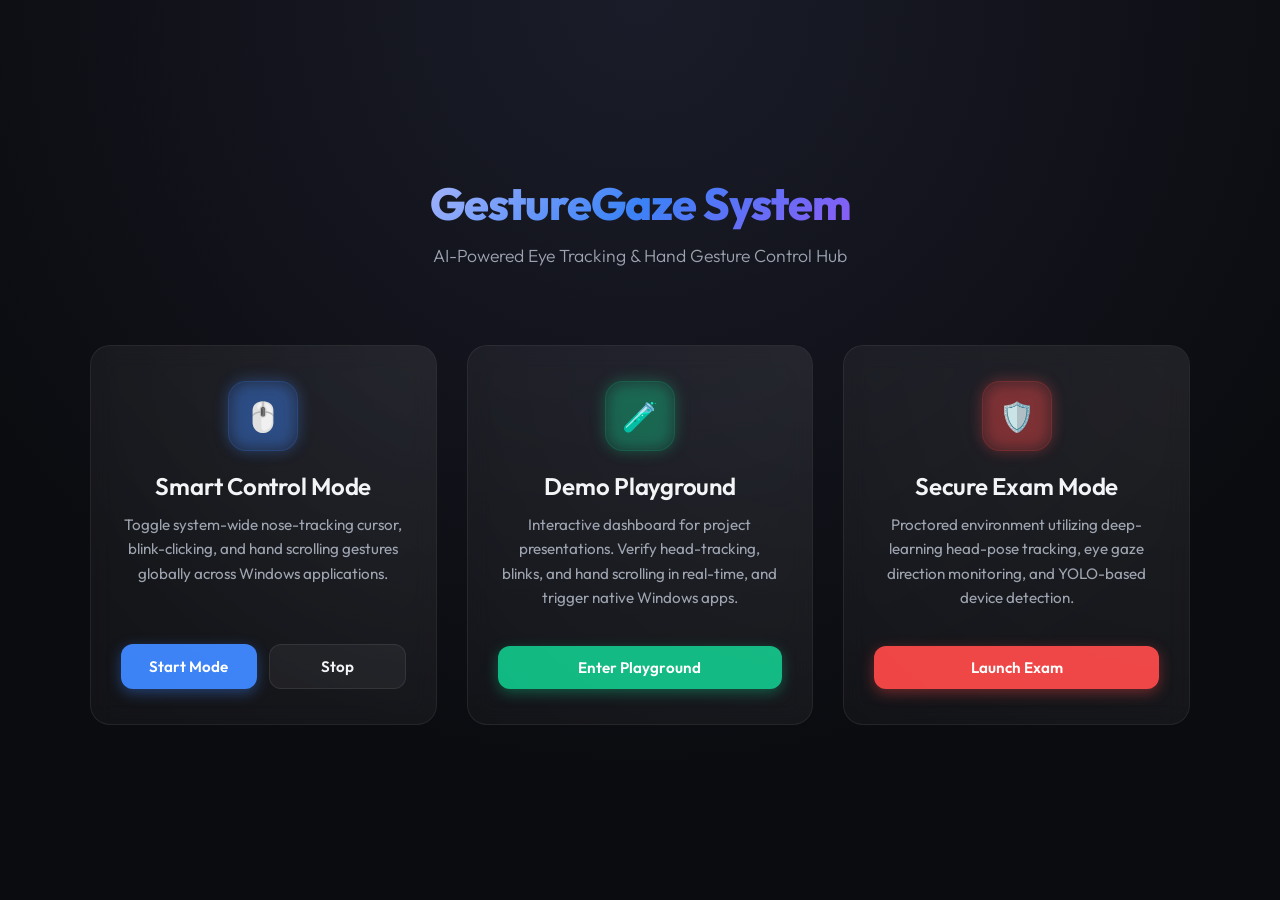
<file: Smart_Cursor/templates/home.html>
<!DOCTYPE html>
<html lang="en">
<head>
    <meta charset="UTF-8">
    <meta name="viewport" content="width=device-width, initial-scale=1.0">
    <title>GestureGaze Dashboard</title>
    <link href="https://fonts.googleapis.com/css2?family=Outfit:wght@300;400;600;800&display=swap" rel="stylesheet">
    <style>
        :root {
            --bg-color: #0b0c10;
            --card-bg: rgba(255, 255, 255, 0.03);
            --card-border: rgba(255, 255, 255, 0.08);
            --primary-glow: rgba(59, 130, 246, 0.15);
            --text-main: #f3f4f6;
            --text-muted: #9ca3af;
            --accent-blue: #3b82f6;
            --accent-red: #ef4444;
            --accent-green: #10b981;
            --accent-purple: #8b5cf6;
        }

        * {
            box-sizing: border-box;
            margin: 0;
            padding: 0;
        }

        body {
            font-family: 'Outfit', sans-serif;
            background: radial-gradient(circle at 50% 0%, #1a1c29 0%, var(--bg-color) 70%);
            color: var(--text-main);
            min-height: 100vh;
            display: flex;
            flex-direction: column;
            align-items: center;
            justify-content: center;
            padding: 20px;
            overflow-x: hidden;
        }

        header {
            text-align: center;
            margin-bottom: 50px;
            animation: fadeIn 1s ease-out;
        }

        h1 {
            font-size: 2.8rem;
            font-weight: 800;
            background: linear-gradient(135deg, #a5b4fc 0%, var(--accent-blue) 50%, var(--accent-purple) 100%);
            -webkit-background-clip: text;
            -webkit-text-fill-color: transparent;
            margin-bottom: 10px;
            letter-spacing: -0.02em;
        }

        .subtitle {
            font-size: 1.1rem;
            color: var(--text-muted);
            font-weight: 300;
        }

        .cards-container {
            display: grid;
            grid-template-columns: repeat(auto-fit, minmax(320px, 1fr));
            gap: 30px;
            width: 100%;
            max-width: 1100px;
            animation: slideUp 0.8s cubic-bezier(0.16, 1, 0.3, 1) forwards;
        }

        .card {
            background: var(--card-bg);
            border: 1px solid var(--card-border);
            border-radius: 20px;
            padding: 35px 30px;
            text-align: center;
            backdrop-filter: blur(12px);
            transition: all 0.4s cubic-bezier(0.16, 1, 0.3, 1);
            position: relative;
            overflow: hidden;
            display: flex;
            flex-direction: column;
            justify-content: space-between;
            height: 380px;
        }

        .card::before {
            content: '';
            position: absolute;
            top: 0;
            left: 0;
            width: 100%;
            height: 100%;
            background: radial-gradient(circle at top right, rgba(255, 255, 255, 0.05), transparent);
            pointer-events: none;
        }

        .card:hover {
            transform: translateY(-8px);
            border-color: rgba(255, 255, 255, 0.15);
            box-shadow: 0 20px 40px rgba(0, 0, 0, 0.3), 0 0 30px var(--primary-glow);
        }

        .card.cursor-card:hover {
            --primary-glow: rgba(59, 130, 246, 0.2);
        }

        .card.exam-card:hover {
            --primary-glow: rgba(239, 68, 68, 0.15);
        }

        .card.playground-card:hover {
            --primary-glow: rgba(16, 185, 129, 0.2);
        }

        .icon-container {
            width: 70px;
            height: 70px;
            border-radius: 18px;
            display: flex;
            align-items: center;
            justify-content: center;
            margin: 0 auto 20px auto;
            font-size: 1.8rem;
            position: relative;
        }

        .icon-container::after {
            content: '';
            position: absolute;
            width: 100%;
            height: 100%;
            border-radius: inherit;
            filter: blur(8px);
            opacity: 0.4;
            z-index: -1;
        }

        .cursor-icon {
            background: rgba(59, 130, 246, 0.1);
            color: var(--accent-blue);
            border: 1px solid rgba(59, 130, 246, 0.2);
        }
        .cursor-icon::after { background: var(--accent-blue); }

        .exam-icon {
            background: rgba(239, 68, 68, 0.1);
            color: var(--accent-red);
            border: 1px solid rgba(239, 68, 68, 0.2);
        }
        .exam-icon::after { background: var(--accent-red); }

        .playground-icon {
            background: rgba(16, 185, 129, 0.1);
            color: var(--accent-green);
            border: 1px solid rgba(16, 185, 129, 0.2);
        }
        .playground-icon::after { background: var(--accent-green); }

        h2 {
            font-size: 1.5rem;
            font-weight: 600;
            margin-bottom: 12px;
            letter-spacing: -0.01em;
        }

        p {
            font-size: 0.95rem;
            color: var(--text-muted);
            line-height: 1.6;
            margin-bottom: 25px;
            flex-grow: 1;
        }

        .btn-group {
            display: flex;
            gap: 12px;
            justify-content: center;
            width: 100%;
        }

        button, .btn-link {
            display: inline-flex;
            align-items: center;
            justify-content: center;
            padding: 12px 24px;
            font-family: 'Outfit', sans-serif;
            font-size: 0.95rem;
            font-weight: 600;
            border-radius: 12px;
            cursor: pointer;
            transition: all 0.3s ease;
            text-decoration: none;
            width: 100%;
            border: none;
        }

        .btn-blue {
            background: var(--accent-blue);
            color: #ffffff;
            box-shadow: 0 4px 14px rgba(59, 130, 246, 0.4);
        }
        .btn-blue:hover {
            background: #2563eb;
            transform: translateY(-2px);
            box-shadow: 0 6px 20px rgba(59, 130, 246, 0.6);
        }

        .btn-red {
            background: var(--accent-red);
            color: #ffffff;
            box-shadow: 0 4px 14px rgba(239, 68, 68, 0.4);
        }
        .btn-red:hover {
            background: #dc2626;
            transform: translateY(-2px);
            box-shadow: 0 6px 20px rgba(239, 68, 68, 0.6);
        }

        .btn-green {
            background: var(--accent-green);
            color: #ffffff;
            box-shadow: 0 4px 14px rgba(16, 185, 129, 0.4);
        }
        .btn-green:hover {
            background: #059669;
            transform: translateY(-2px);
            box-shadow: 0 6px 20px rgba(16, 185, 129, 0.6);
        }

        .btn-secondary {
            background: rgba(255, 255, 255, 0.05);
            color: var(--text-main);
            border: 1px solid var(--card-border);
        }
        .btn-secondary:hover {
            background: rgba(255, 255, 255, 0.1);
            color: #ffffff;
        }

        /* Toast Notifications */
        #toast {
            visibility: hidden;
            min-width: 280px;
            background-color: #1e1b4b;
            color: #fff;
            text-align: center;
            border-radius: 12px;
            padding: 16px;
            position: fixed;
            z-index: 1000;
            left: 50%;
            bottom: 30px;
            transform: translateX(-50%);
            box-shadow: 0 10px 25px rgba(0, 0, 0, 0.5), 0 0 15px rgba(99, 102, 241, 0.3);
            border: 1px solid rgba(99, 102, 241, 0.2);
            font-size: 0.95rem;
            font-weight: 500;
            transition: visibility 0s, opacity 0.3s linear;
            opacity: 0;
        }

        #toast.show {
            visibility: visible;
            opacity: 1;
        }

        @keyframes fadeIn {
            from { opacity: 0; transform: translateY(-10px); }
            to { opacity: 1; transform: translateY(0); }
        }

        @keyframes slideUp {
            from { opacity: 0; transform: translateY(20px); }
            to { opacity: 1; transform: translateY(0); }
        }
    </style>
</head>
<body>

    <header>
        <h1>GestureGaze System</h1>
        <p class="subtitle">AI-Powered Eye Tracking & Hand Gesture Control Hub</p>
    </header>

    <div class="cards-container">
        <!-- CURSOR CONTROL -->
        <div class="card cursor-card">
            <div>
                <div class="icon-container cursor-icon">🖱️</div>
                <h2>Smart Control Mode</h2>
                <p>Toggle system-wide nose-tracking cursor, blink-clicking, and hand scrolling gestures globally across Windows applications.</p>
            </div>
            <div class="btn-group">
                <button class="btn-blue" onclick="startMouse()">Start Mode</button>
                <button class="btn-secondary" onclick="stopMouse()">Stop</button>
            </div>
        </div>

        <!-- DEMO PLAYGROUND -->
        <div class="card playground-card">
            <div>
                <div class="icon-container playground-icon">🧪</div>
                <h2>Demo Playground</h2>
                <p>Interactive dashboard for project presentations. Verify head-tracking, blinks, and hand scrolling in real-time, and trigger native Windows apps.</p>
            </div>
            <a href="/playground" class="btn-link btn-green">Enter Playground</a>
        </div>

        <!-- EXAM MODE -->
        <div class="card exam-card">
            <div>
                <div class="icon-container exam-icon">🛡️</div>
                <h2>Secure Exam Mode</h2>
                <p>Proctored environment utilizing deep-learning head-pose tracking, eye gaze direction monitoring, and YOLO-based device detection.</p>
            </div>
            <a href="{{ url_for('camera_page') }}" class="btn-link btn-red">Launch Exam</a>
        </div>
    </div>

    <div id="toast">Message</div>

    <script>
        function showToast(message) {
            const toast = document.getElementById("toast");
            toast.textContent = message;
            toast.classList.add("show");
            setTimeout(() => {
                toast.classList.remove("show");
            }, 3000);
        }

        function startMouse() {
            // Start mouse control, requesting show_window=false to avoid popups blocking browser usage
            fetch('/start_mouse?show_window=false')
            .then(res => res.json())
            .then(data => showToast(data.status))
            .catch(() => showToast("Failed to start Smart Control"));
        }

        function stopMouse() {
            fetch('/stop_mouse')
            .then(res => res.json())
            .then(data => showToast(data.status))
            .catch(() => showToast("Failed to stop Smart Control"));
        }
    </script>
</body>
</html>
</file>
